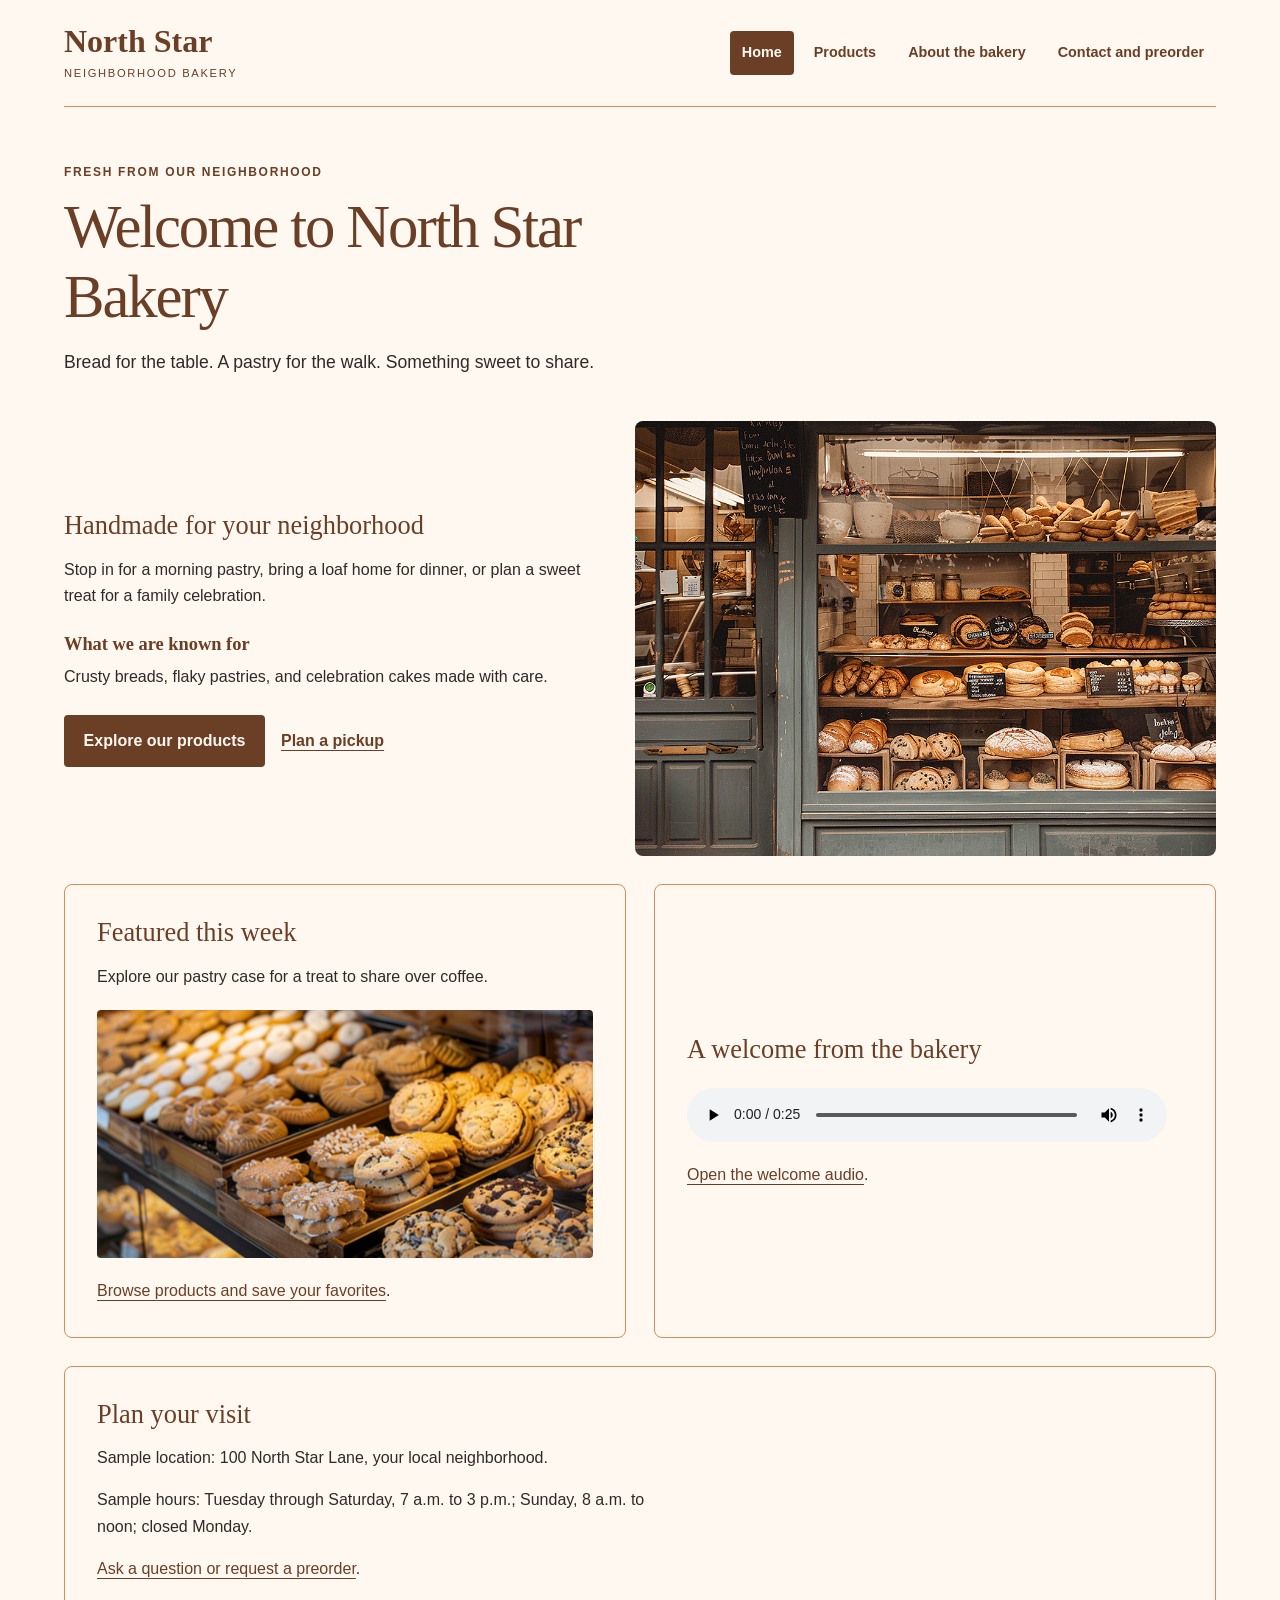
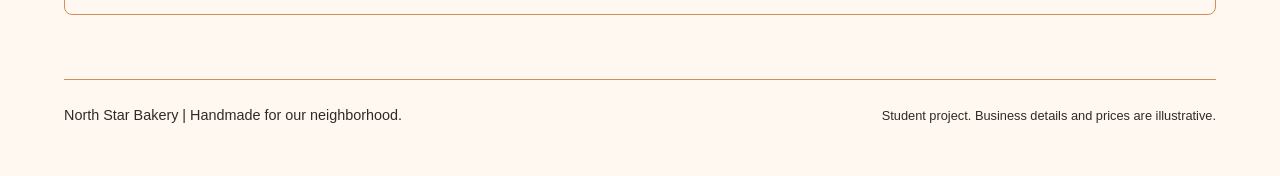
<file: index.html>
<!DOCTYPE html>
<html lang="en">
<head>
  <meta charset="UTF-8">
  <meta name="viewport" content="width=device-width, initial-scale=1.0">
  <title>Welcome to North Star Bakery | North Star Bakery</title>
  <link rel="stylesheet" href="styles.css?v=4">
  <script src="script.js?v=4" defer></script>
</head>
<body class="index-page">
  <a class="skip-link" href="#main-content">Skip to main content</a>
  <header class="site-header">
    <a class="brand" href="index.html" aria-label="North Star Bakery home">
      <span>North Star</span><span class="brand-subtitle">Neighborhood bakery</span>
    </a>
    <nav aria-label="Main navigation">
      <ul>
        <li><a href="index.html" aria-current="page">Home</a></li>
        <li><a href="products.html">Products</a></li>
        <li><a href="about.html">About the bakery</a></li>
        <li><a href="contact.html">Contact and preorder</a></li>
      </ul>
    </nav>
  </header>
  <main id="main-content" class="page-content">
    <div class="page-heading">
      <p class="eyebrow">Fresh from our neighborhood</p>
      <h1>Welcome to North Star Bakery</h1>
      <p class="lead">Bread for the table. A pastry for the walk. Something sweet to share.</p>
    </div>
    <section class="hero">
      <div class="hero-copy">
      <h2>Handmade for your neighborhood</h2>
      <p>Stop in for a morning pastry, bring a loaf home for dinner,
        or plan a sweet treat for a family celebration.</p>
      <h3>What we are known for</h3>
      <p>Crusty breads, flaky pastries, and celebration cakes made with care.</p>
      <p class="actions">
        <a class="button" href="products.html">Explore our products</a>
        <a class="text-link" href="contact.html">Plan a pickup</a>
      </p>
      </div>
      <img src="media/bakery-storefront_c.png"
        alt="Bakery window filled with bread and pastries beside a glass door"
        width="600">
    </section>
    <section class="featured">
      <h2>Featured this week</h2>
      <p>Explore our pastry case for a treat to share over coffee.</p>
      <picture>
        <source media="(min-width: 800px)"
          srcset="media/bakery-feature-large_c.png">
        <img src="media/bakery-feature-small_c.png"
          alt="Bakery display case with rows of cookies, muffins, and pastries"
          width="600">
      </picture>
      <p><a href="products.html">Browse products and save your favorites</a>.</p>
    </section>
    <section class="welcome">
      <h2>A welcome from the bakery</h2>
      <audio controls preload="metadata">
        <source src="media/bakery-welcome_c.mp3" type="audio/mpeg">
        Your browser does not support audio playback.
        <a href="media/bakery-welcome_c.mp3">Download the bakery welcome audio</a>.
      </audio>
      <p><a href="media/bakery-welcome_c.mp3">Open the welcome audio</a>.</p>
    </section>
    <section class="visit">
      <h2>Plan your visit</h2>
      <p>Sample location: 100 North Star Lane, your local neighborhood.</p>
      <p>Sample hours: Tuesday through Saturday, 7 a.m. to 3 p.m.;
        Sunday, 8 a.m. to noon; closed Monday.</p>
      <p><a href="contact.html">Ask a question or request a preorder</a>.</p>
    </section>
  </main>
  <footer class="site-footer">
    <p>North Star Bakery | Handmade for our neighborhood.</p>
    <p class="project-note">Student project. Business details and prices are illustrative.</p>
  </footer>
</body>
</html>
</file>
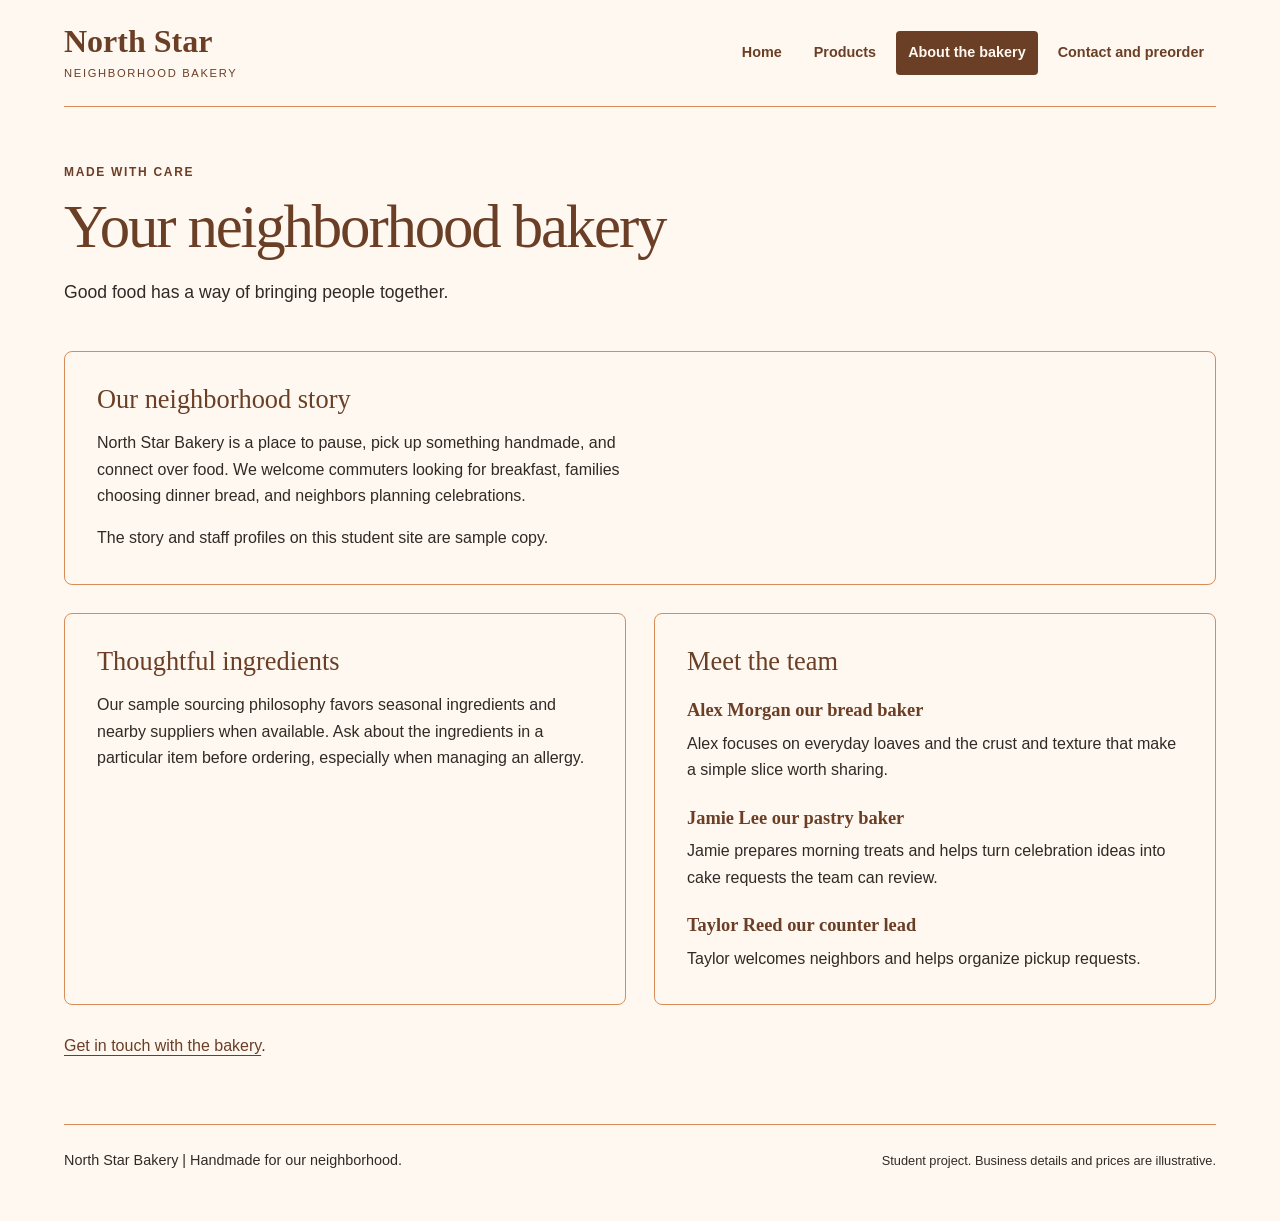
<file: about.html>
<!DOCTYPE html>
<html lang="en">
<head>
  <meta charset="UTF-8">
  <meta name="viewport" content="width=device-width, initial-scale=1.0">
  <title>About North Star Bakery | North Star Bakery</title>
  <link rel="stylesheet" href="styles.css?v=4">
  <script src="script.js?v=4" defer></script>
</head>
<body class="about-page">
  <a class="skip-link" href="#main-content">Skip to main content</a>
  <header class="site-header">
    <a class="brand" href="index.html" aria-label="North Star Bakery home">
      <span>North Star</span><span class="brand-subtitle">Neighborhood bakery</span>
    </a>
    <nav aria-label="Main navigation">
      <ul>
        <li><a href="index.html">Home</a></li>
        <li><a href="products.html">Products</a></li>
        <li><a href="about.html" aria-current="page">About the bakery</a></li>
        <li><a href="contact.html">Contact and preorder</a></li>
      </ul>
    </nav>
  </header>
  <main id="main-content" class="page-content">
    <div class="page-heading">
      <p class="eyebrow">Made with care</p>
      <h1>Your neighborhood bakery</h1>
      <p class="lead">Good food has a way of bringing people together.</p>
    </div>
    <section class="story">
      <h2>Our neighborhood story</h2>
      <p>North Star Bakery is a place to pause, pick up something handmade,
        and connect over food. We welcome commuters looking for breakfast,
        families choosing dinner bread, and neighbors planning celebrations.</p>
      <p>The story and staff profiles on this student site are sample copy.</p>
    </section>
    <section class="sourcing">
      <h2>Thoughtful ingredients</h2>
      <p>Our sample sourcing philosophy favors seasonal ingredients and
        nearby suppliers when available. Ask about the ingredients in a
        particular item before ordering, especially when managing an allergy.</p>
    </section>
    <section class="team">
      <h2>Meet the team</h2>
      <h3>Alex Morgan our bread baker</h3>
      <p>Alex focuses on everyday loaves and the crust and texture that
        make a simple slice worth sharing.</p>
      <h3>Jamie Lee our pastry baker</h3>
      <p>Jamie prepares morning treats and helps turn celebration ideas
        into cake requests the team can review.</p>
      <h3>Taylor Reed our counter lead</h3>
      <p>Taylor welcomes neighbors and helps organize pickup requests.</p>
    </section>
    <p><a href="contact.html">Get in touch with the bakery</a>.</p>
  </main>
  <footer class="site-footer">
    <p>North Star Bakery | Handmade for our neighborhood.</p>
    <p class="project-note">Student project. Business details and prices are illustrative.</p>
  </footer>
</body>
</html>
</file>
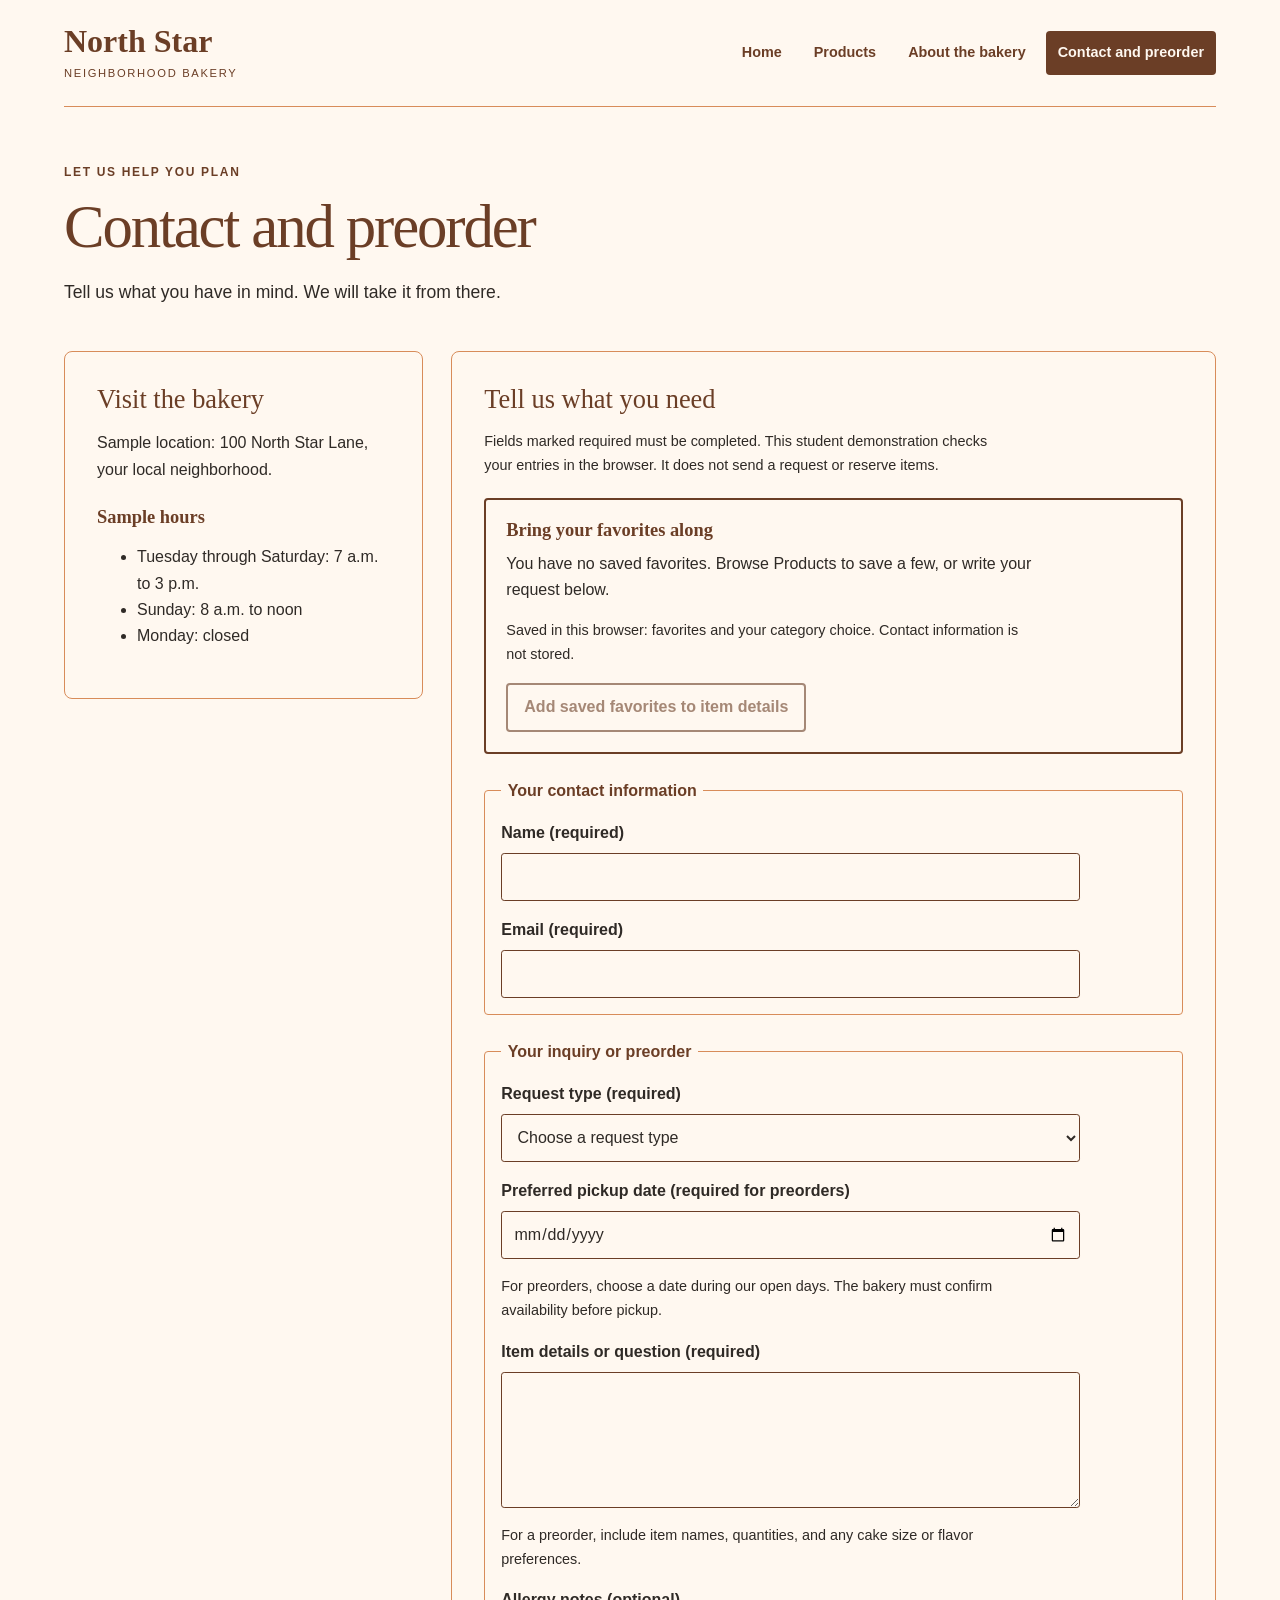
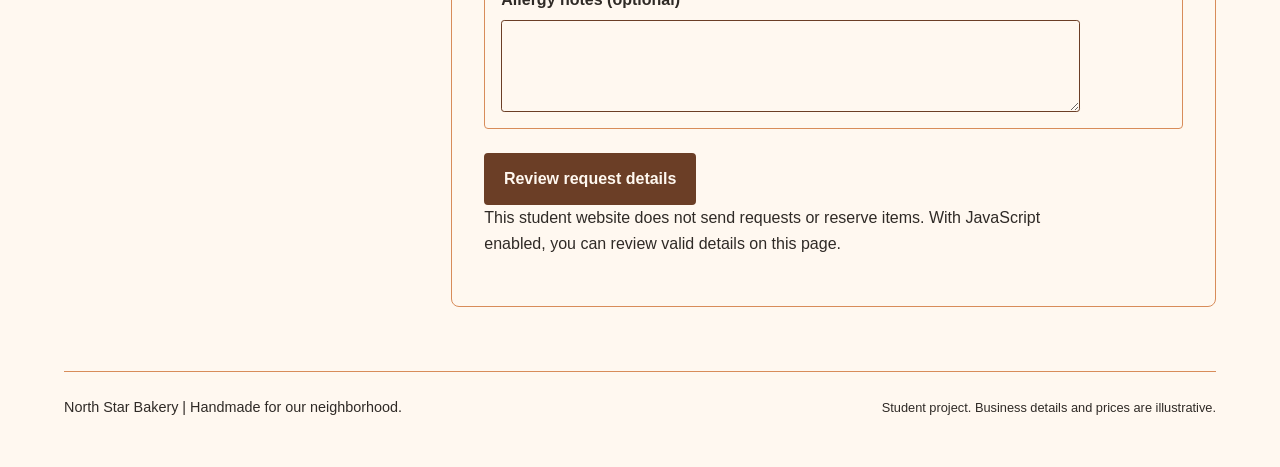
<file: contact.html>
<!DOCTYPE html>
<html lang="en">
<head>
  <meta charset="UTF-8">
  <meta name="viewport" content="width=device-width, initial-scale=1.0">
  <title>Contact and preorder requests | North Star Bakery</title>
  <link rel="stylesheet" href="styles.css?v=4">
  <script src="script.js?v=4" defer></script>
</head>
<body class="contact-page">
  <a class="skip-link" href="#main-content">Skip to main content</a>
  <header class="site-header">
    <a class="brand" href="index.html" aria-label="North Star Bakery home">
      <span>North Star</span><span class="brand-subtitle">Neighborhood bakery</span>
    </a>
    <nav aria-label="Main navigation">
      <ul>
        <li><a href="index.html">Home</a></li>
        <li><a href="products.html">Products</a></li>
        <li><a href="about.html">About the bakery</a></li>
        <li><a href="contact.html" aria-current="page">Contact and preorder</a></li>
      </ul>
    </nav>
  </header>
  <main id="main-content" class="page-content">
    <div class="page-heading">
      <p class="eyebrow">Let us help you plan</p>
      <h1>Contact and preorder</h1>
      <p class="lead">Tell us what you have in mind. We will take it from there.</p>
    </div>
    <section class="visit-card">
      <h2>Visit the bakery</h2>
      <p>Sample location: 100 North Star Lane, your local neighborhood.</p>
      <h3>Sample hours</h3>
      <ul>
        <li>Tuesday through Saturday: 7 a.m. to 3 p.m.</li>
        <li>Sunday: 8 a.m. to noon</li>
        <li>Monday: closed</li>
      </ul>
    </section>
    <section class="request-card">
      <h2>Tell us what you need</h2>
      <p id="form-note">Fields marked required must be completed.
        This student demonstration checks your entries in the browser.
        It does not send a request or reserve items.</p>
      <div id="request-favorites" class="saved-panel" hidden>
        <h3>Bring your favorites along</h3>
        <p id="request-saved-list"></p>
        <p id="request-storage-note" class="helper"></p>
        <button id="add-favorites" type="button" class="secondary-button">
          Add saved favorites to item details
        </button>
        <p id="prefill-status" role="status" aria-live="polite"></p>
      </div>
      <p id="form-errors" role="alert" hidden></p>
      <form action="contact.html" method="get" aria-describedby="form-note">
        <fieldset>
          <legend>Your contact information</legend>
          <p>
            <label for="name">Name (required)</label>
            <input id="name" name="name" type="text" autocomplete="name"
              required maxlength="100">
          </p>
          <p>
            <label for="email">Email (required)</label>
            <input id="email" name="email" type="email" autocomplete="email"
              required maxlength="254">
          </p>
        </fieldset>
        <fieldset>
          <legend>Your inquiry or preorder</legend>
          <p>
            <label for="request-type">Request type (required)</label>
            <select id="request-type" name="request-type" required>
              <option value="">Choose a request type</option>
              <option value="preorder">Preorder request</option>
              <option value="question">General question</option>
            </select>
          </p>
          <p>
            <label for="pickup">Preferred pickup date (required for preorders)</label>
            <input id="pickup" name="pickup" type="date"
              aria-describedby="pickup-help">
          </p>
          <p id="pickup-help">For preorders, choose a date during our open
            days. The bakery must confirm availability before pickup.</p>
          <p>
            <label for="details">Item details or question (required)</label>
            <textarea id="details" name="details" rows="5" cols="45"
              required minlength="10" maxlength="1500"
              aria-describedby="details-help"></textarea>
          </p>
          <p id="details-help">For a preorder, include item names, quantities,
            and any cake size or flavor preferences.</p>
          <p>
            <label for="allergies">Allergy notes (optional)</label>
            <textarea id="allergies" name="allergies" rows="3" cols="45"
              maxlength="500"></textarea>
          </p>
        </fieldset>
        <button class="button" type="submit">Review request details</button>
        <p>This student website does not send requests or reserve items.
          With JavaScript enabled, you can review valid details on this page.</p>
        <noscript><p>JavaScript is off. Your browser still checks required fields
          and email format. Submitting reloads this demonstration page; no request is sent.</p></noscript>
      </form>
      <div id="request-review" class="saved-panel" role="status" hidden>
        <h3>Your request details are ready to review</h3>
        <p>This is a preview only. No request has been sent and no items are reserved.</p>
        <p id="review-text"></p>
      </div>
    </section>
  </main>
  <footer class="site-footer">
    <p>North Star Bakery | Handmade for our neighborhood.</p>
    <p class="project-note">Student project. Business details and prices are illustrative.</p>
  </footer>
</body>
</html>
</file>
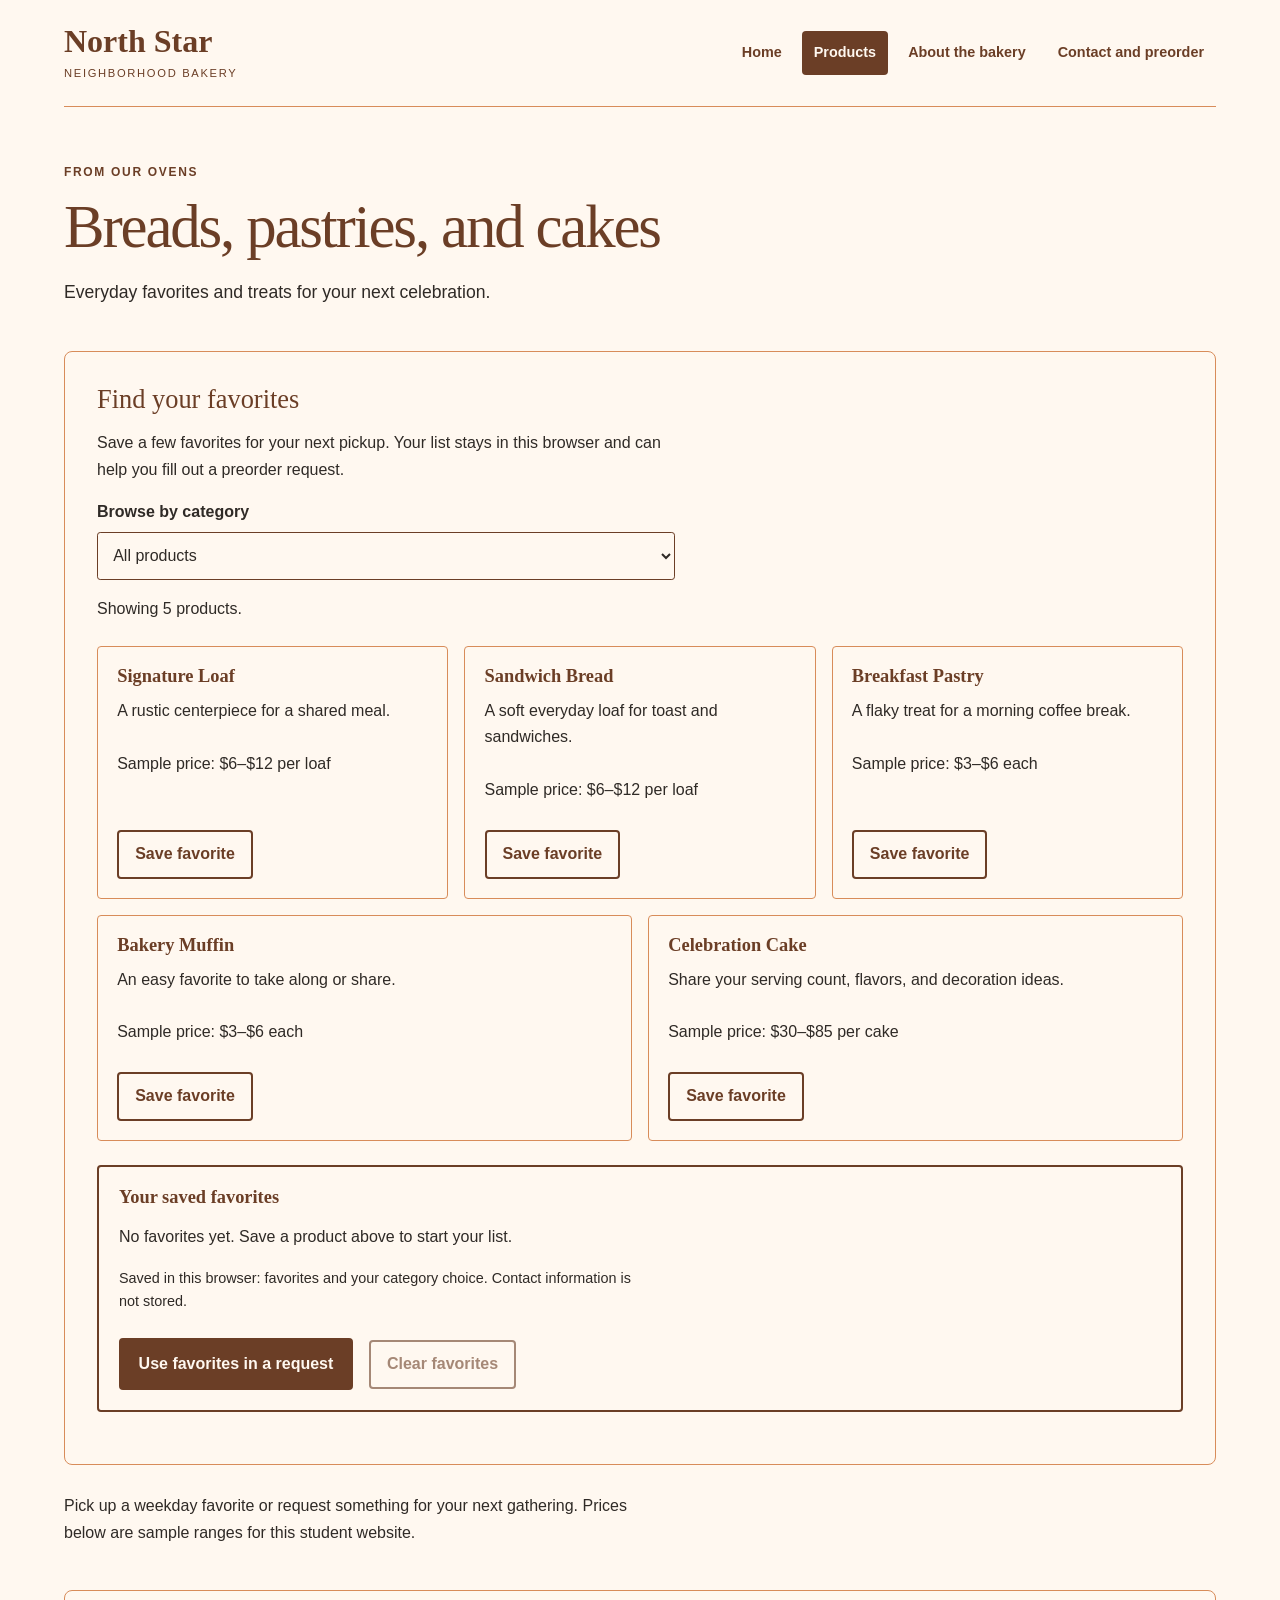
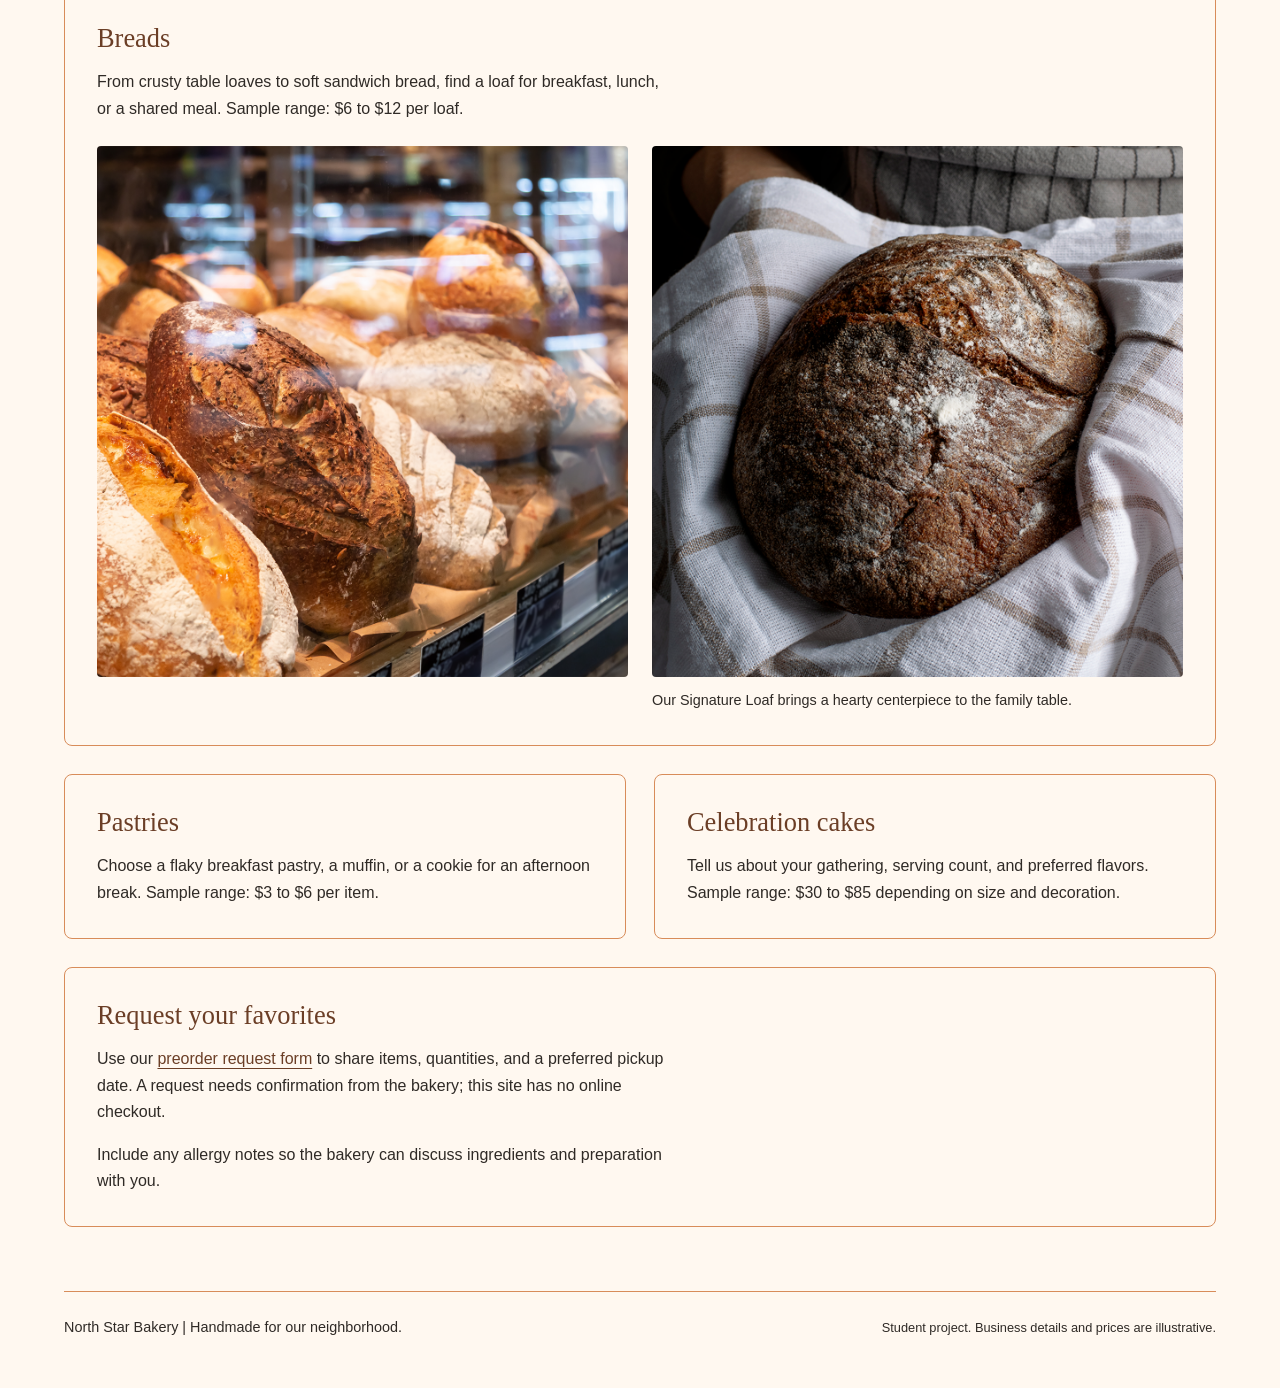
<file: products.html>
<!DOCTYPE html>
<html lang="en">
<head>
  <meta charset="UTF-8">
  <meta name="viewport" content="width=device-width, initial-scale=1.0">
  <title>Breads pastries and cakes | North Star Bakery</title>
  <link rel="stylesheet" href="styles.css?v=4">
  <script src="script.js?v=4" defer></script>
</head>
<body class="products-page">
  <a class="skip-link" href="#main-content">Skip to main content</a>
  <header class="site-header">
    <a class="brand" href="index.html" aria-label="North Star Bakery home">
      <span>North Star</span><span class="brand-subtitle">Neighborhood bakery</span>
    </a>
    <nav aria-label="Main navigation">
      <ul>
        <li><a href="index.html">Home</a></li>
        <li><a href="products.html" aria-current="page">Products</a></li>
        <li><a href="about.html">About the bakery</a></li>
        <li><a href="contact.html">Contact and preorder</a></li>
      </ul>
    </nav>
  </header>
  <main id="main-content" class="page-content">
    <div class="page-heading">
      <p class="eyebrow">From our ovens</p>
      <h1>Breads, pastries, and cakes</h1>
      <p class="lead">Everyday favorites and treats for your next celebration.</p>
    </div>
    <section class="favorites-feature" aria-labelledby="favorites-heading">
      <h2 id="favorites-heading">Find your favorites</h2>
      <p>Save a few favorites for your next pickup. Your list stays in this
        browser and can help you fill out a preorder request.</p>
      <div id="favorites-app" hidden>
        <p>
          <label for="category-filter">Browse by category</label>
          <select id="category-filter">
            <option value="all">All products</option>
            <option value="bread">Breads</option>
            <option value="pastry">Pastries</option>
            <option value="cake">Cakes</option>
          </select>
        </p>
        <p id="catalog-status" role="status" aria-live="polite"></p>
        <div id="product-list" class="favorite-products"></div>
        <div class="saved-panel">
          <h3>Your saved favorites</h3>
          <ul id="saved-list"></ul>
          <p id="favorites-status" role="status" aria-live="polite"></p>
          <p id="storage-note" class="helper"></p>
          <p class="actions">
            <a class="button" href="contact.html">Use favorites in a request</a>
            <button id="clear-favorites" class="secondary-button" type="button">
              Clear favorites
            </button>
          </p>
        </div>
      </div>
      <noscript><p>Turn on JavaScript to filter products and save favorites.
        You can still browse the product categories below and use the contact form.</p></noscript>
    </section>
    <p class="page-note">Pick up a weekday favorite or request something for your next gathering.
      Prices below are sample ranges for this student website.</p>
    <section class="bread-section">
      <h2>Breads</h2>
      <p>From crusty table loaves to soft sandwich bread, find a loaf for
        breakfast, lunch, or a shared meal. Sample range: $6 to $12 per loaf.</p>
      <div class="product-gallery">
      <img src="media/bakery-bread_c.png"
        alt="Assorted round and oblong bread loaves displayed behind glass"
        width="500">
      <figure>
        <img src="media/bakery-signature-loaf_c.png"
          alt="Round rustic loaf with a flour-dusted crust resting on a white cloth"
          width="500">
        <figcaption>Our Signature Loaf brings a hearty centerpiece
          to the family table.</figcaption>
      </figure>
      </div>
    </section>
    <section class="pastries">
      <h2>Pastries</h2>
      <p>Choose a flaky breakfast pastry, a muffin, or a cookie for an
        afternoon break. Sample range: $3 to $6 per item.</p>
    </section>
    <section class="cakes">
      <h2>Celebration cakes</h2>
      <p>Tell us about your gathering, serving count, and preferred flavors.
        Sample range: $30 to $85 depending on size and decoration.</p>
    </section>
    <section class="ordering">
      <h2>Request your favorites</h2>
      <p>Use our <a href="contact.html">preorder request form</a> to share
        items, quantities, and a preferred pickup date. A request needs
        confirmation from the bakery; this site has no online checkout.</p>
      <p>Include any allergy notes so the bakery can discuss ingredients
        and preparation with you.</p>
    </section>
  </main>
  <footer class="site-footer">
    <p>North Star Bakery | Handmade for our neighborhood.</p>
    <p class="project-note">Student project. Business details and prices are illustrative.</p>
  </footer>
</body>
</html>
</file>
<file: styles.css>
/* North Star Bakery: shared mobile-first styles for all four pages. */
:root {
  --cream: #FFF8F0;
  --brown: #6B3E26;
  --peach: #D88C5A;
  --charcoal: #2F2A26;
  --space: 1.25rem;
}
* { box-sizing: border-box; }
body {
  margin: 0;
  background: var(--cream);
  color: var(--charcoal);
  font-family: Arial, sans-serif;
  font-size: 1rem;
  line-height: 1.65;
}
a { color: var(--brown); text-underline-offset: .25em; }
a:hover { text-decoration-thickness: .15em; }
a:focus-visible, button:focus-visible, input:focus-visible,
select:focus-visible, textarea:focus-visible, audio:focus-visible {
  outline: 3px solid var(--brown);
  outline-offset: 4px;
}
.skip-link { position: absolute; left: 1rem; top: -8rem; z-index: 2; }
.skip-link:focus { top: 1rem; background: var(--cream); padding: .75rem; }
.site-header, .page-content, .site-footer {
  width: min(100% - 2rem, 72rem);
  margin-inline: auto;
}
.site-header {
  display: flex;
  flex-direction: column;
  align-items: flex-start;
  gap: 1.25rem;
  padding-block: 1.5rem;
  border-bottom: 1px solid var(--peach);
}
.brand { display: flex; flex-direction: column; text-decoration: none; }
.brand > span:first-child { font: bold 2rem/1.1 Georgia, serif; }
.brand-subtitle { margin-top: .35rem; font: .7rem/1.5 Arial, sans-serif;
  letter-spacing: .15em; text-transform: uppercase; }
nav { width: 100%; }
nav ul { display: flex; flex-wrap: wrap; gap: .25rem .5rem;
  margin: 0; padding: 0; list-style: none; }
nav a { display: block; padding: .65rem .75rem; font-size: .9rem;
  font-weight: bold; text-decoration: none; border-radius: .25rem; }
nav a:hover, nav a[aria-current="page"] { background: var(--brown); color: var(--cream); }
.page-content { display: flex; flex-direction: column; gap: var(--space);
  padding-block: 2rem 3rem; }
.page-heading { flex: 0 0 100%; padding-block: .5rem 1rem; }
.eyebrow { color: var(--brown); font-size: .75rem; font-weight: bold;
  letter-spacing: .14em; text-transform: uppercase; margin: 0 0 .6rem; }
h1, h2, h3 { color: var(--brown); font-family: Georgia, serif; line-height: 1.15; }
h1 { font-size: clamp(2.2rem, 5vw, 3.8rem); max-width: 20ch;
  margin: 0 0 1rem; font-weight: normal; letter-spacing: -.035em; }
h2 { font-size: 1.65rem; margin: 0 0 1rem; font-weight: normal; }
h3 { font-size: 1.15rem; margin: 1.5rem 0 .6rem; }
p { margin: 0 0 1rem; max-width: 65ch; }
p:last-child { margin-bottom: 0; }
.lead { font-size: 1.1rem; max-width: 55ch; }
.page-content > section { min-width: 0; padding: 1.4rem;
  border: 1px solid var(--peach); border-radius: .5rem; }
.page-content > .hero { padding: 0; border: 0; }
.hero { display: flex; flex-direction: column; gap: 1.5rem; }
.hero-copy { padding-block: .75rem; }
.hero img { width: 100%; aspect-ratio: 4 / 3; object-fit: cover; border-radius: .5rem; }
img { display: block; max-width: 100%; height: auto; }
picture { display: block; margin-block: 1.25rem; }
picture img { width: 100%; border-radius: .25rem; }
.actions { display: flex; flex-wrap: wrap; align-items: center; gap: 1rem; margin-top: 1.5rem; }
.button { display: inline-block; background: var(--brown); color: var(--cream);
  border: 2px solid var(--brown); border-radius: .25rem; padding: .8rem 1.1rem;
  font: bold 1rem/1.4 Arial, sans-serif; text-decoration: none; cursor: pointer; }
.button:hover { background: var(--charcoal); border-color: var(--charcoal); }
.text-link { font-weight: bold; padding-block: .6rem; }
.welcome { display: flex; flex-direction: column; justify-content: center; }
audio { width: 100%; max-width: 30rem; margin: .5rem 0 1.25rem; }
.product-gallery { display: flex; flex-direction: column; gap: 1.5rem; margin-top: 1.5rem; }
.product-gallery > img { width: 100%; object-fit: cover; border-radius: .25rem; }
figure { margin: 0; min-width: 0; }
figure img { width: 100%; border-radius: .25rem; }
figcaption { font-size: .9rem; padding-top: .75rem; }
.page-note { flex-basis: 100%; }
fieldset { min-width: 0; margin: 1.5rem 0; padding: 1rem;
  border: 1px solid var(--peach); border-radius: .25rem; }
legend { padding-inline: .4rem; color: var(--brown); font-weight: bold; }
label { display: block; font-weight: bold; margin-bottom: .4rem; }
input, select, textarea { display: block; width: 100%; max-width: 100%;
  min-height: 3rem; padding: .7rem; border: 1px solid var(--brown);
  border-radius: .2rem; background: var(--cream); color: var(--charcoal);
  font: 1rem/1.4 Arial, sans-serif; }
textarea { resize: vertical; }
#form-note, #pickup-help, #details-help { font-size: .9rem; }
.site-footer { display: flex; flex-direction: column; gap: .75rem;
  border-top: 1px solid var(--peach); padding-block: 1.5rem 2rem; font-size: .9rem; }
.project-note { font-size: .8rem; }
/* Larger screens gain horizontal navigation and flexible content columns. */
@media (min-width: 48rem) {
  :root { --space: 1.75rem; }
  .site-header { flex-direction: row; align-items: center; justify-content: space-between; }
  nav { width: auto; }
  nav ul { justify-content: flex-end; }
  .page-content { flex-direction: row; flex-wrap: wrap; align-items: stretch;
    padding-block: 3rem 4rem; }
  .page-content > section { flex: 1 1 calc(50% - var(--space)); padding: 2rem; }
  .page-content > .hero { flex: 0 0 100%; padding: 0; }
  .hero { flex-direction: row; align-items: center; gap: 3rem; padding-bottom: 1rem; }
  .hero-copy { flex: 1 1 45%; }
  .hero img { flex: 1 1 50%; width: 50%; min-width: 0; }
  .featured { flex: 1 1 55%; }
  .welcome { flex: 1 1 35%; }
  .index-page .visit, .products-page .bread-section,
  .products-page .ordering, .about-page .story { flex: 0 0 100%; }
  .product-gallery { flex-direction: row; align-items: flex-start; }
  .product-gallery > img, .product-gallery > figure { width: calc(50% - .75rem); }
  .contact-page .visit-card { flex: 1 1 28%; align-self: flex-start; }
  .contact-page .request-card { flex: 2 1 60%; }
  .site-footer { flex-direction: row; align-items: baseline; justify-content: space-between; gap: 2rem; }
}

/* Touchstone 4: favorites, accessible feedback, and request review. */
[hidden] { display: none !important; }
.page-content > .favorites-feature { flex: 0 0 100%; }
.favorite-products { display: flex; flex-direction: column; gap: 1rem; margin-block: 1.5rem; }
.product-choice { display: flex; flex-direction: column; gap: .65rem;
  padding: 1.2rem; border: 1px solid var(--peach); border-radius: .25rem; min-width: 0; }
.product-choice h3 { margin: 0; }
.product-choice .secondary-button { margin-top: auto; align-self: flex-start; }
.secondary-button { background: var(--cream); color: var(--brown);
  border: 2px solid var(--brown); border-radius: .25rem; padding: .7rem 1rem;
  font: bold 1rem/1.4 Arial, sans-serif; cursor: pointer; }
.secondary-button:hover, .secondary-button[aria-pressed="true"] {
  background: var(--brown); color: var(--cream); }
button:disabled { opacity: .6; cursor: default; }
.saved-panel { padding: 1.25rem; margin-block: 1.25rem;
  border: 2px solid var(--brown); border-radius: .25rem; }
.saved-panel h3 { margin-top: 0; }
.helper, .field-error { font-size: .9rem; }
.field-error { display: block; color: var(--brown); font-weight: bold; margin-top: .4rem; }
[aria-invalid="true"] { border: 3px solid var(--brown); }
#form-errors { border-left: 4px solid var(--brown); padding: .75rem; font-weight: bold; }
#review-text { white-space: pre-line; overflow-wrap: anywhere; }
@media (min-width: 48rem) {
  .favorite-products { flex-direction: row; flex-wrap: wrap; }
  .product-choice { flex: 1 1 calc(33.333% - 1rem); }
}
</file>
